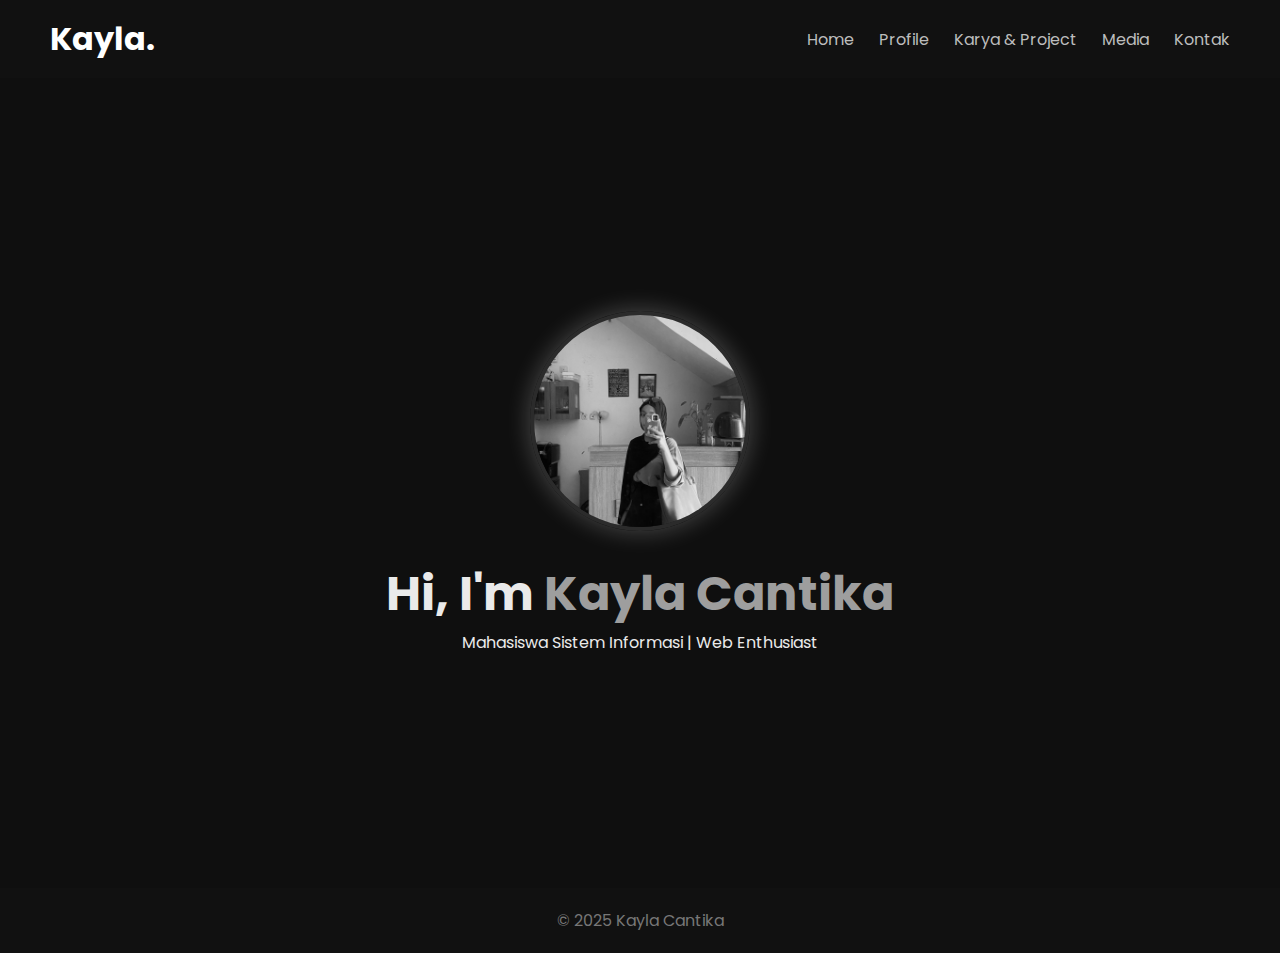
<file: index.html>
<!DOCTYPE html>
<html lang="id">
<head>
<meta charset="UTF-8">
<title>Home | Portfolio Kayla</title>
<link rel="stylesheet" href="style.css">
</head>
<body>

<nav>
    <h1>Kayla.</h1>
    <ul>
        <li><a href="index.html">Home</a></li>
        <li><a href="profile.html">Profile</a></li>
        <li><a href="karya.html">Karya & Project</a></li>
        <li><a href="media.html">Media</a></li>
        <li><a href="kontak.html">Kontak</a></li>
    </ul>
</nav>

<div class="hero">
    <div>
        <img src="fotoprofile.jpeg" class="profile-img">
        <h2>Hi, I'm <span>Kayla Cantika</span></h2>
        <p>Mahasiswa Sistem Informasi | Web Enthusiast</p>
    </div>
</div>

<footer>© 2025 Kayla Cantika</footer>

<script>
    console.log("Home aktif");
</script>
</body>
</html>
</file>
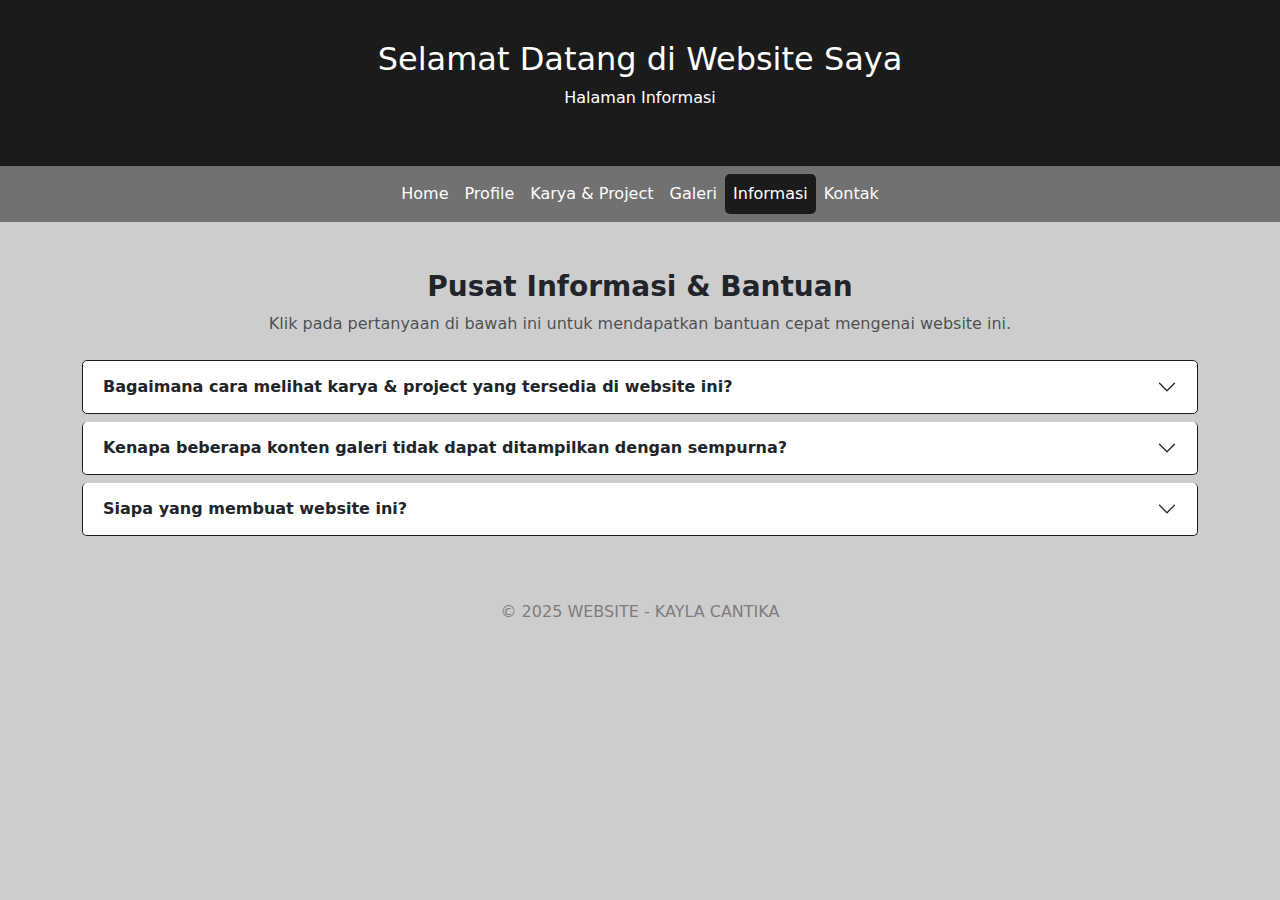
<file: informasi.html>
<!DOCTYPE html>
<html lang="id">
<head>
    <meta charset="UTF-8">
    <meta name="viewport" content="width=device-width, initial-scale=1.0">
    <title>Informasi - Pusat Bantuan</title>

    <link href="https://fonts.googleapis.com/css2?family=Poppins:wght@400;600;700&display=swap" rel="stylesheet">
    <link href="https://cdn.jsdelivr.net/npm/bootstrap@5.3.2/dist/css/bootstrap.min.css" rel="stylesheet">

<style>
:root {
            --primary-bg: #cecdce; 
            --header-bg: #b6b6b6 !important; 
            --header-text: #fdfcfc !important; 
            --navbar-bg:#7e7c7c !important;
            --link-text: #7e7c7c !important;
            --active-bg: #1c1b1b;
            --active-text: white;
            --accordion-border: #1c1b1b;
}

body {
    background:#cecdce;
}

header {
    background:#1c1b1b;
    text-align:center;
    padding:40px 10px;
    color:white;
}
        
.navbar {
    background:#717171 !important;
} 
.nav-item {
    display: inline-block !important; 
}
.nav-link {
    color: #fdfcfc !important;
    font-weight: 500;
}
.nav-link.active,
.nav-link:hover {
    background-color: #1c1b1b;
    color: white !important;
    border-radius: 5px;
}

.accordion-button:not(.collapsed) {
    color: var(--header-text);
    background-color: var(--navbar-bg);
    box-shadow: none;
}

.accordion-button:focus {
    box-shadow: none;
    border-color: var(--accordion-border);
}
        
.accordion-item {
    border: 1px solid var(--accordion-border);
    margin-bottom: 8px; 
    border-radius: 5px !important;
}
    
.accordion-button {
    border-radius: 5px !important;
    font-weight: 600;
}

    </style>
</head>

<body>

<header>
    <h2>Selamat Datang di Website Saya</h2>
    <p>Halaman Informasi</p>
</header>

<nav class="navbar navbar-expand-lg">
    <div class="container">
        <ul class="navbar-nav mx-auto">
            <li class="nav-item"><a class="nav-link" href="index.html">Home</a></li>
            <li class="nav-item"><a class="nav-link" href="profile.html">Profile</a></li>
            <li class="nav-item"><a class="nav-link" href="karya.html">Karya & Project</a></li>
            <li class="nav-item"><a class="nav-link" href="galeri.html">Galeri</a></li>
            <li class="nav-item"><a class="nav-link active" href="informasi.html">Informasi</a></li>
            <li class="nav-item"><a class="nav-link" href="kontak.html">Kontak</a></li>
        </ul>
    </div>
</nav>

<div class="container my-5">
    <div class="text-center mb-4">
        <h3 class="fw-bold text-center">Pusat Informasi & Bantuan</h3>
        <p class="text-muted">Klik pada pertanyaan di bawah ini untuk mendapatkan bantuan cepat mengenai website ini.</p>
    </div>

    <div class="accordion" id="faqAccordion">
        
        <div class="accordion-item">
            <h2 class="accordion-header" id="headingOne">
                <button class="accordion-button collapsed" type="button" data-bs-toggle="collapse" data-bs-target="#collapseOne" aria-expanded="false" aria-controls="collapseOne">
                    Bagaimana cara melihat karya & project yang tersedia di website ini?
                </button>
            </h2>
            <div id="collapseOne" class="accordion-collapse collapse" aria-labelledby="headingOne" data-bs-parent="#faqAccordion">
                <div class="accordion-body">
                    Anda bisa mengunjungi halaman Karya & Project melalui menu navigasi di atas. Yang menampilkan hasil pekerjaan dan latihan yang telah dibuat.
                </div>
            </div>
        </div>

        <div class="accordion-item">
            <h2 class="accordion-header" id="headingTwo">
                <button class="accordion-button collapsed" type="button" data-bs-toggle="collapse" data-bs-target="#collapseTwo" aria-expanded="false" aria-controls="collapseTwo">
                    Kenapa beberapa konten galeri tidak dapat ditampilkan dengan sempurna?
                </button>
            </h2>
            <div id="collapseTwo" class="accordion-collapse collapse" aria-labelledby="headingTwo" data-bs-parent="#faqAccordion">
                <div class="accordion-body">
                    Beberapa media mungkin bergantung pada koneksi internet atau format file yang digunakan, sehingga memerlukan waktu untuk dimuat dengan baik.
                </div>
            </div>
        </div>

        <div class="accordion-item">
            <h2 class="accordion-header" id="headingThree">
                <button class="accordion-button collapsed" type="button" data-bs-toggle="collapse" data-bs-target="#collapseThree" aria-expanded="false" aria-controls="collapseThree">
                    Siapa yang membuat website ini?
                </button>
            </h2>
            <div id="collapseThree" class="accordion-collapse collapse" aria-labelledby="headingThree" data-bs-parent="#faqAccordion">
                <div class="accordion-body">
                    Website ini dibuat dan dikelola oleh KAYLA CANTIKA sebagai bagian dari tugas UAS mata kuliah Pemograman Web 1.
                </div>
            </div>
        </div>
        
    </div>
</div>

<footer class="text-center py-3" style="color: var(--link-text); background-color: var(--primary-bg);">
    © 2025 WEBSITE - KAYLA CANTIKA
</footer>

<script src="https://cdn.jsdelivr.net/npm/bootstrap@5.3.2/dist/js/bootstrap.bundle.min.js"></script>

</body>
</html>
</file>
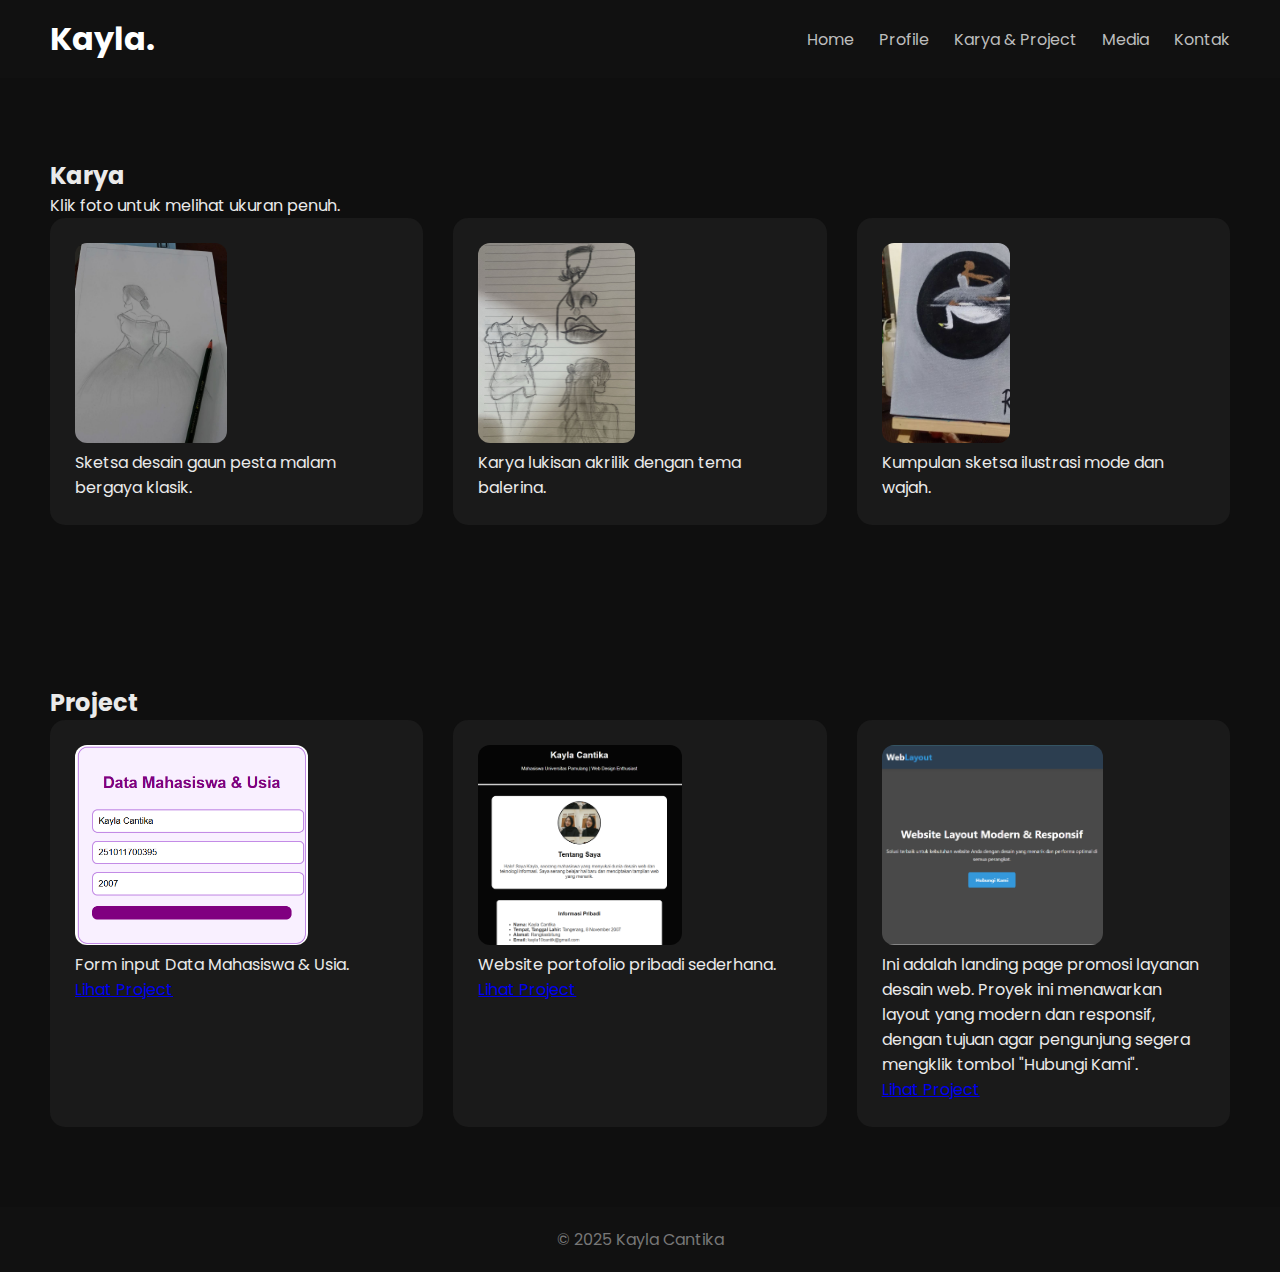
<file: karya.html>
<!DOCTYPE html>
<html lang="id">
<head>
<meta charset="UTF-8">
<meta name="viewport" content="width=device-width, initial-scale=1">
<title>Karya & Project</title>
<link rel="stylesheet" href="style.css">
</head>

<body>

<nav>
    <h1>Kayla.</h1>
    <ul>
        <li><a href="index.html">Home</a></li>
        <li><a href="profile.html">Profile</a></li>
        <li><a href="karya.html">Karya & Project</a></li>
        <li><a href="media.html">Media</a></li>
        <li><a href="kontak.html">Kontak</a></li>
    </ul>
</nav>

<section>
    <h2>Karya</h2>
    <p>Klik foto untuk melihat ukuran penuh.</p>

    <div class="card-container">

        <div class="card">
            <img src="fotokarya1.jpeg" class="karya-img" onclick="openImg(this)">
            <p class="karya-desc">Sketsa desain gaun pesta malam bergaya klasik.</p>
        </div>

        <div class="card">
            <img src="fotokarya2.jpeg" class="karya-img" onclick="openImg(this)">
            <p class="karya-desc">Karya lukisan akrilik dengan tema balerina.</p>
        </div>

        <div class="card">
            <img src="fotokarya3.jpeg" class="karya-img" onclick="openImg(this)">
            <p class="karya-desc">Kumpulan sketsa ilustrasi mode dan wajah.</p>
        </div>

    </div>
</section>

<section>
    <h2>Project</h2>

    <div class="card-container">

        <div class="card">
            <img src="fotoprojek1.png" class="karya-img" onclick="openImg(this)">
            <p class="karya-desc">Form input Data Mahasiswa & Usia.</p>
            <a href="https://kaylacantika11.github.io/can/p19.html" target="_blank">Lihat Project</a>
        </div>

        <div class="card">
            <img src="fotoprojek2.png" class="karya-img" onclick="openImg(this)">
            <p class="karya-desc">Website portofolio pribadi sederhana.</p>
            <a href="https://kaylacantika11.github.io/cann/tugas11.html" target="_blank">Lihat Project</a>
        </div>

        <div class="card">
            <img src="fotoprojek3.png" class="karya-img" onclick="openImg(this)">
            <p class="karya-desc">Ini adalah landing page promosi layanan desain web. Proyek ini menawarkan layout yang modern dan responsif, dengan tujuan agar pengunjung segera mengklik tombol "Hubungi Kami".</p>
            <a href="https://kaylacantika11.github.io/cann/tugas11.html" target="_blank">Lihat Project</a>
        </div>

    </div>
</section>

<footer>© 2025 Kayla Cantika</footer>

<!-- FULLSCREEN IMAGE -->
<div id="imgModal" onclick="closeImg()">
    <span>&times;</span>
    <img id="modalImg">
</div>

<script>
function openImg(img) {
    document.getElementById("imgModal").style.display = "flex";
    document.getElementById("modalImg").src = img.src;
}

function closeImg() {
    document.getElementById("imgModal").style.display = "none";
}

/* TUTUP PAKE TOMBOL ESC */
document.addEventListener("keydown", function(e) {
    if (e.key === "Escape") {
        closeImg();
    }
});
</script>


</body>
</html>
</file>
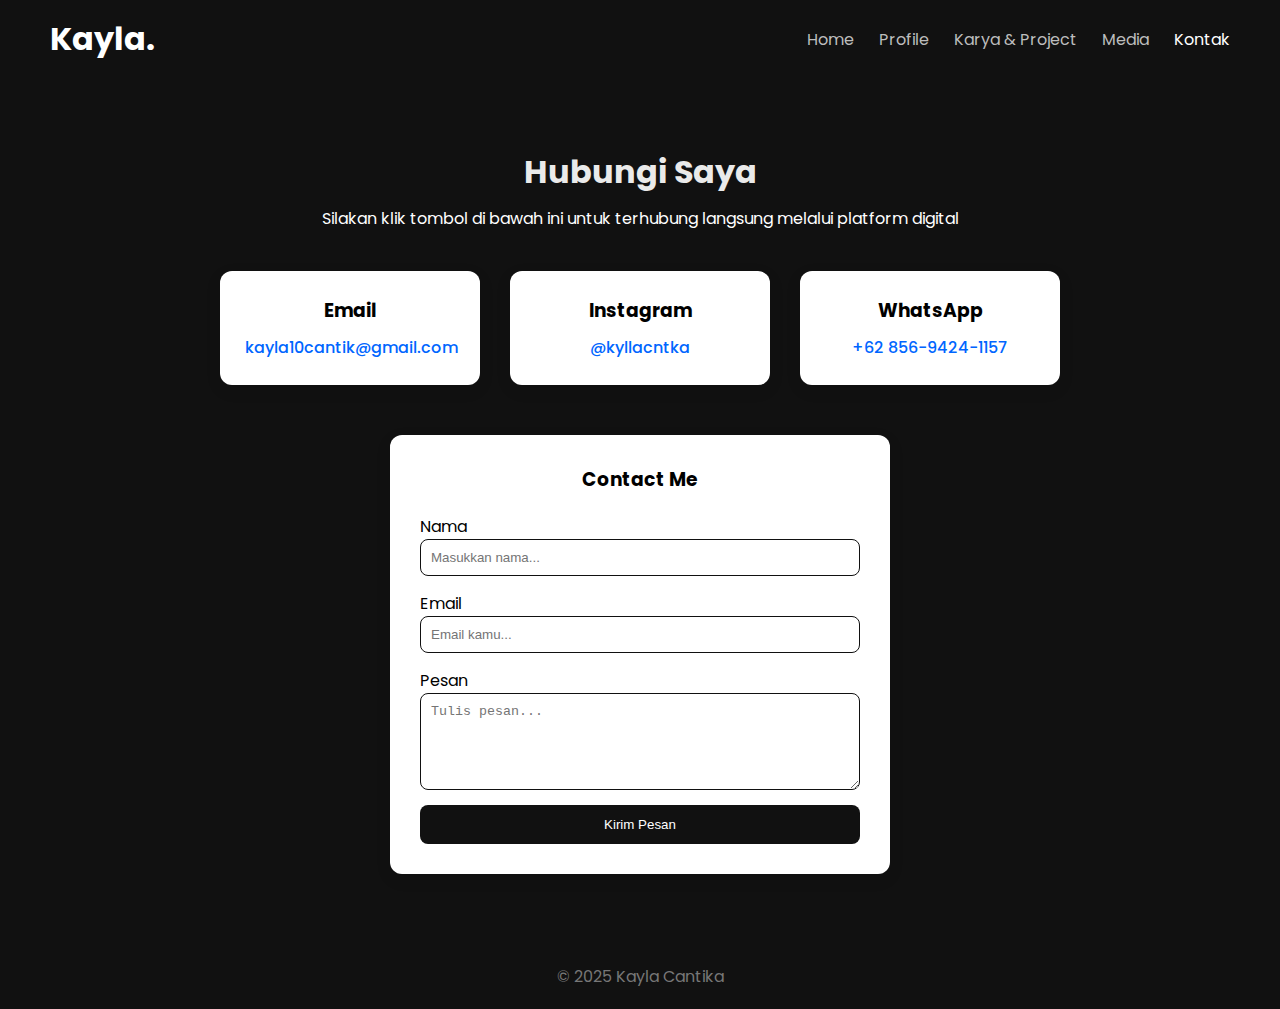
<file: kontak.html>
<!DOCTYPE html>
<html lang="id">
<head>
<meta charset="UTF-8">
<title>Kontak | Portfolio Kayla</title>
<link rel="stylesheet" href="style.css">
</head>
<body>

<nav>
    <h1>Kayla.</h1>
    <ul>
        <li><a href="index.html">Home</a></li>
        <li><a href="profile.html">Profile</a></li>
        <li><a href="karya.html">Karya & Project</a></li>
        <li><a href="media.html">Media</a></li>
        <li><a href="kontak.html" class="active">Kontak</a></li>
    </ul>
</nav>

<section class="kontak">
    <h2>Hubungi Saya</h2>
    <p class="subtext">
        Silakan klik tombol di bawah ini untuk terhubung langsung melalui platform digital
    </p>

    <div class="kontak-box">
        <div class="kontak-card">
            <h3>Email</h3>
            <a href="mailto:kayla10cantik@gmail.com">kayla10cantik@gmail.com</a>
        </div>

        <div class="kontak-card">
            <h3>Instagram</h3>
            <a href="https://instagram.com/kyllacntka" target="_blank">@kyllacntka</a>
        </div>

        <div class="kontak-card">
            <h3>WhatsApp</h3>
            <a href="https://wa.me/6285694241157" target="_blank">+62 856-9424-1157</a>
        </div>
    </div>


    <div class="kontak-form">
        <h3>Contact Me</h3>

        <form>
            <label>Nama</label>
            <input type="text" placeholder="Masukkan nama...">

            <label>Email</label>
            <input type="email" placeholder="Email kamu...">

            <label>Pesan</label>
            <textarea rows="5" placeholder="Tulis pesan..."></textarea>

            <button type="submit">Kirim Pesan</button>
        </form>
    </div>
</section>

<footer>© 2025 Kayla Cantika</footer>

</body>
</html>
</file>
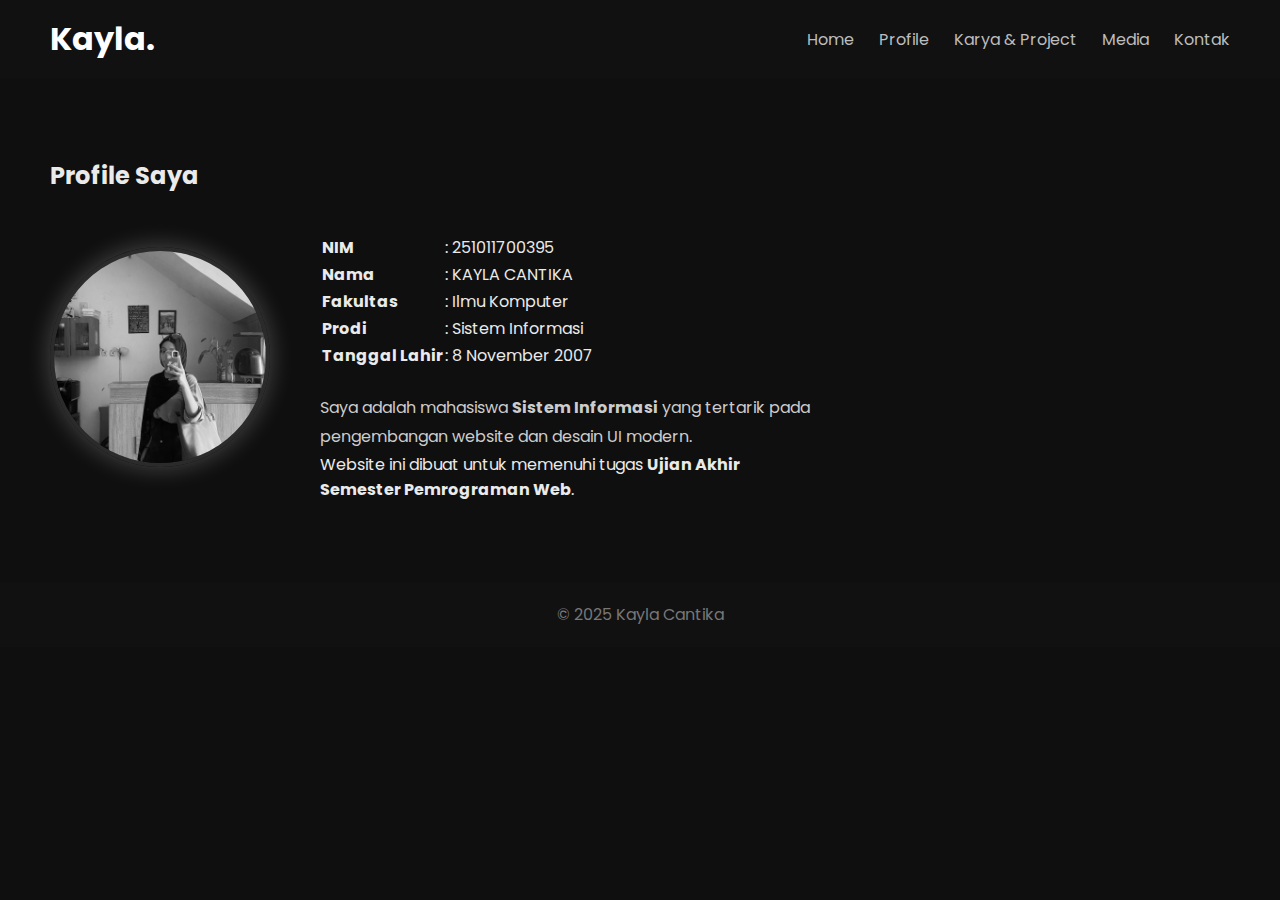
<file: profile.html>
<!DOCTYPE html>
<html lang="id">
<head>
<meta charset="UTF-8">
<title>Profile</title>
<link rel="stylesheet" href="style.css">
</head>
<body>

<nav>
    <h1>Kayla.</h1>
    <ul>
        <li><a href="index.html">Home</a></li>
        <li><a href="profile.html">Profile</a></li>
        <li><a href="karya.html">Karya & Project</a></li>
        <li><a href="media.html">Media</a></li>
        <li><a href="kontak.html">Kontak</a></li>
    </ul>
</nav>

<section>
    <h2>Profile Saya</h2>

    <div class="profile-container">
        <img src="fotoprofile.jpeg" class="profile-img">

        <div class="profile-text">
            <table class="table table-borderless mt-4 text-start">
            <tr>
                <td class="fw-bold"> <b>NIM</b></td>
                <td>: 251011700395</td>
            </tr>
            <tr>
                <td class="fw-bold"> <b>Nama</b></td>
                <td>: KAYLA CANTIKA</td>
            </tr>
            <tr>
                <td class="fw-bold"> <b>Fakultas</b></td>
                <td>: Ilmu Komputer</td>
            </tr>
            <tr>
                <td class="fw-bold"> <b>Prodi</b></td>
                <td>: Sistem Informasi</td>
            </tr>
            <tr>
                <td class="fw-bold"> <b>Tanggal Lahir</b></td>
                <td>: 8 November 2007</td>
            </tr>
        </table>
            <p class="profile-desc">
                Saya adalah mahasiswa <b>Sistem Informasi</b> yang tertarik
                pada pengembangan website dan desain UI modern.
            </p>
            <p>
                Website ini dibuat untuk memenuhi tugas
                <b>Ujian Akhir Semester Pemrograman Web</b>.
            </p>
        </div>
    </div>
</section>

<footer>© 2025 Kayla Cantika</footer>

<script>
    console.log("Profile aktif");
</script>
</body>
</html>
</file>
<file: style.css>
@import url('https://fonts.googleapis.com/css2?family=Poppins:wght@300;400;600&display=swap');

* {
    margin: 0;
    padding: 0;
    box-sizing: border-box;
}

body {
    font-family: 'Poppins', sans-serif;
    background: #0f0f0f;
    color: #eaeaea;
}

/* NAVBAR */
nav {
    background: #111;
    padding: 15px 50px;
    display: flex;
    justify-content: space-between;
    align-items: center;
}

nav h1 {
    color: #fff;
}

nav ul {
    list-style: none;
    display: flex;
    gap: 25px;
}

nav ul li a {
    text-decoration: none;
    color: #bdbdbd;
    transition: 0.3s;
}

nav ul li a:hover,
nav ul li a.active {
    color: #fff;
}

/* HERO */
.hero {
    height: 90vh;
    display: flex;
    align-items: center;
    justify-content: center;
    text-align: center;
}

.hero h2 {
    font-size: 3rem;
}

.hero span {
    color: #9e9e9e;
}

/* FOTO PROFILE */
.profile-img {
    width: 220px;
    height: 220px;
    border-radius: 50%;
    object-fit: cover;
    border: 4px solid #2b2b2b;
    box-shadow: 0 0 25px rgba(255,255,255,0.25);
    margin-bottom: 20px;
    transition: 0.4s;
}

.profile-img:hover {
    transform: scale(1.05);
    box-shadow: 0 0 40px rgba(255,255,255,0.45);
}

/* SECTION */
section {
    padding: 80px 50px;
    animation: fade 1s ease;
}

@keyframes fade {
    from {opacity: 0; transform: translateY(20px);}
    to {opacity: 1; transform: translateY(0);}
}

/* PROFILE */
.profile-container {
    display: flex;
    align-items: center;
    gap: 50px;
    margin-top: 40px;
}

.profile-text {
    max-width: 500px;
}

/* CARD */
.card-container {
    display: grid;
    grid-template-columns: repeat(auto-fit, minmax(250px,1fr));
    gap: 30px;
}

.card {
    background: #1a1a1a;
    padding: 25px;
    border-radius: 15px;
    border: none;
    transition: 0.3s;
}

.card:hover {
    transform: translateY(-8px);
    background: #222;
}

/* MEDIA ELEMENT */
.media img,
.media video,
.media audio {
    width: 100%;
    border-radius: 10px;
}

/* IMAGE CARD */
.card img {
    height: 200px;
    object-fit: cover;
    border-radius: 12px;
    cursor: pointer;
}

.card video {
    height: 200px;
    object-fit: cover;
    border-radius: 12px;
}

audio {
    width: 100%;
    margin-top: 10px;
}

/* TAB MEDIA */
.tab-input {
    display: none;
}

.media-item {
    display: none;
}

.media-content {
    display: flex;
    flex-wrap: wrap;
    justify-content: center;
}

/* SHOW MEDIA */
#tab-foto:checked ~ .media-content .foto {
    display: block;
}

#tab-video:checked ~ .media-content .video {
    display: block;
}

#tab-audio:checked ~ .media-content .audio {
    display: block;
}

#tab-documen:checked ~ .media-content .dokumen {
    display: block;
}

/* TAB BUTTON */
.tab-label {
    cursor: pointer;
    border: 1px solid #777;
    color: #eaeaea;          /* ← DIPERBAIKI */
    background: transparent;
    border-radius: 20px;
    padding: 6px 22px;
    margin-right: 8px;
    transition: 0.3s;
    display: inline-block;
    font-weight: 500;
}

/* HOVER TAB */
.tab-label:hover {
    background: #a49797;
    color: #fff;
    border-color: #999;
}

/* EFEK SAAT DIKLIK (ACTIVE PRESS) */
.tab-label:active {
    transform: scale(0.96);
    background: #555;
}

/* TAB AKTIF (SETELAH DIKLIK) */
#tab-foto:checked ~ .tab-controls label[for="tab-foto"],
#tab-video:checked ~ .tab-controls label[for="tab-video"],
#tab-audio:checked ~ .tab-controls label[for="tab-audio"],
#tab-documen:checked ~ .tab-controls label[for="tab-documen"] {
    background: #9e9e9e;
    color: #000;
    border: none;
}



/* FULLSCREEN IMAGE */
#imgModal {
    display: none;
    position: fixed;
    inset: 0;
    background: rgba(0,0,0,0.9);
    z-index: 999;
    justify-content: center;
    align-items: center;
}

#imgModal img {
    max-width: 90%;
    max-height: 90%;
    border-radius: 15px;
}

#imgModal span {
    position: absolute;
    top: 25px;
    right: 40px;
    font-size: 35px;
    color: white;
    cursor: pointer;
}

/* LIGHTBOX */
.lightbox {
    visibility: hidden;
    opacity: 0;
    position: fixed;
    inset: 0;
    background: rgba(0,0,0,0.85);
    z-index: 9999;
    display: flex;
    justify-content: center;
    align-items: center;
    transition: 0.4s;
}

:target {
    visibility: visible;
    opacity: 1;
}

.lightbox img,
.lightbox video,
.lightbox iframe {
    max-width: 90%;
    max-height: 90vh;
    border-radius: 10px;
}

.lightbox-close {
    position: absolute;
    top: 20px;
    right: 30px;
    font-size: 40px;
    color: white;
    text-decoration: none;
}

/* FOOTER */
footer {
    text-align: center;
    padding: 20px;
    background: #111;
    color: #777;
}

.profile-text table {
    margin-bottom: 24px; /* jarak tabel ke teks */
}

.profile-desc {
    margin-top: 12px;
    line-height: 1.8;
    color: #ccc; /* aesthetic abu-abu */
}

.kontak {
    background: #111;
    padding: 70px 20px;
    text-align: center;
}

.kontak h2 {
    font-size: 32px;
    margin-bottom: 10px;
}

.subtext {
    color: white;
    margin-bottom: 40px;
}

.kontak-box {
    display: flex;
    justify-content: center;
    gap: 30px;
    flex-wrap: wrap;
    margin-bottom: 50px;
}

.kontak-card {
    background: #fff;
    width: 260px;
    padding: 25px;
    border-radius: 12px;
    box-shadow: 0 5px 15px rgba(0,0,0,0.1);
    z-index: 1;
}

.kontak-card h3 {
    margin-bottom: 10px;
    color: #000;
}

.kontak-form {
    background: #fff;
    max-width: 500px;
    margin: auto;
    padding: 30px;
    border-radius: 12px;
    box-shadow: 0 5px 15px rgba(0,0,0,0.1);
}

.kontak-form h3 {
    margin-bottom: 20px;
    color: #000;
}

.kontak-form form {
    display: flex;
    flex-direction: column;
    text-align: left;
    color: #000;
}

.kontak-form input,
.kontak-form textarea {
    margin-bottom: 15px;
    padding: 10px;
    border-radius: 8px;
    border: 1px solid #111;
}

.kontak-form button {
    background: #111;
    color: white;
    border: none;
    padding: 12px;
    border-radius: 8px;
    cursor: pointer;
}

.kontak-card a {
    color: #0066ff;
    text-decoration: none;
    font-weight: 500;
    z-index: 2;
}

.kontak-card a:hover{
    color: #444;
    text-decoration: underline;
}
</file>
